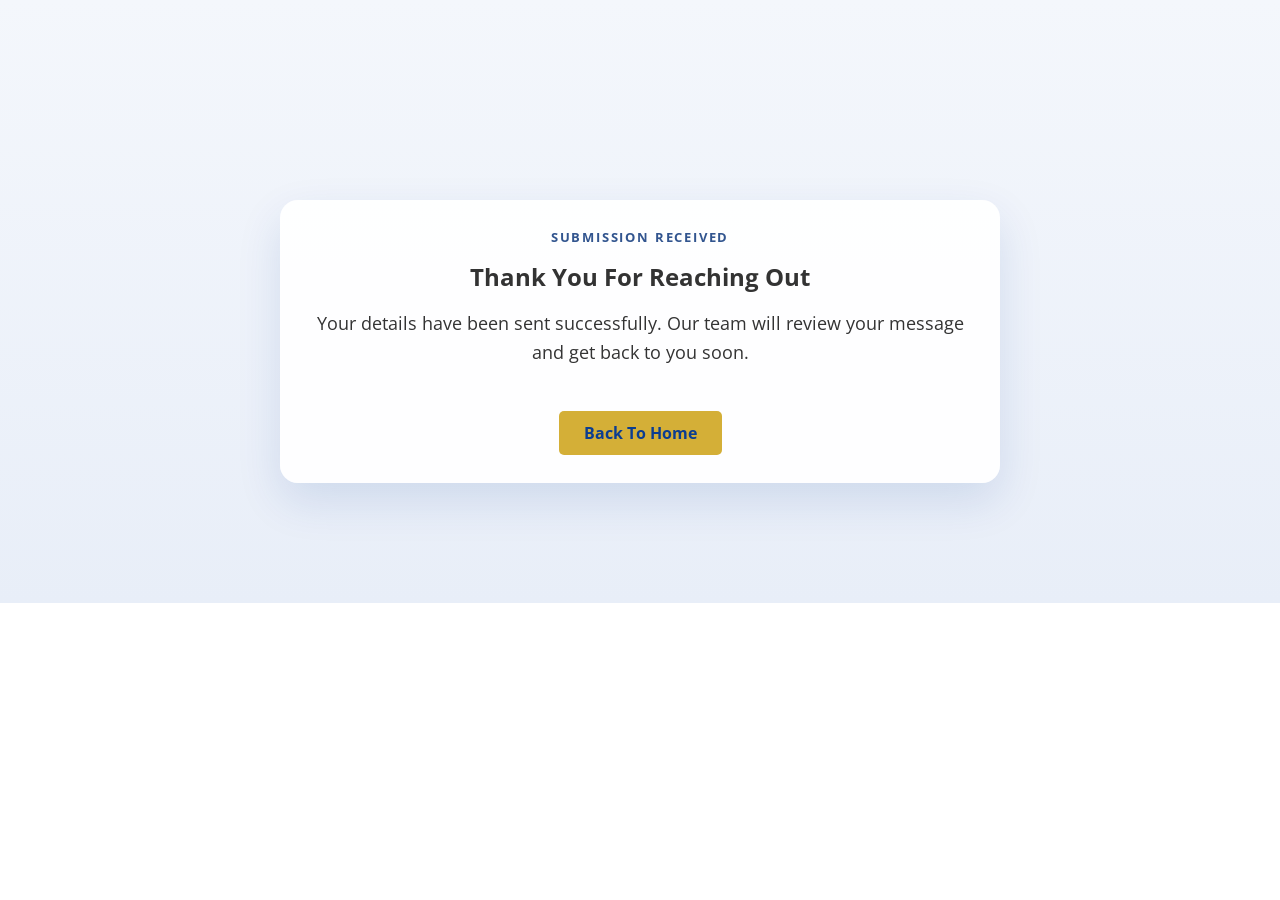
<file: thanks.html>
<!DOCTYPE html>
<html lang="en">
<head>
<meta charset="UTF-8">
<meta name="viewport" content="width=device-width, initial-scale=1.0">
<title>Thank You | ARKA AI ROBOTICS</title>
<link href="https://fonts.googleapis.com/css2?family=Open+Sans:wght@400;600&family=Poppins:wght@500;700;800&display=swap" rel="stylesheet">
<link rel="stylesheet" href="assets/css/style.css">
</head>
<body>

<section class="contact-section">
<div class="container">
<div class="contact-form" style="max-width:720px;margin:120px auto 40px;text-align:center;">
<p class="school-form-kicker">Submission Received</p>
<h2>Thank You For Reaching Out</h2>
<p class="contact-intro" style="margin:16px auto 24px;">Your details have been sent successfully. Our team will review your message and get back to you soon.</p>
<a href="index.html" class="btn btn-primary">Back To Home</a>
</div>
</div>
</section>

</body>
</html>
</file>
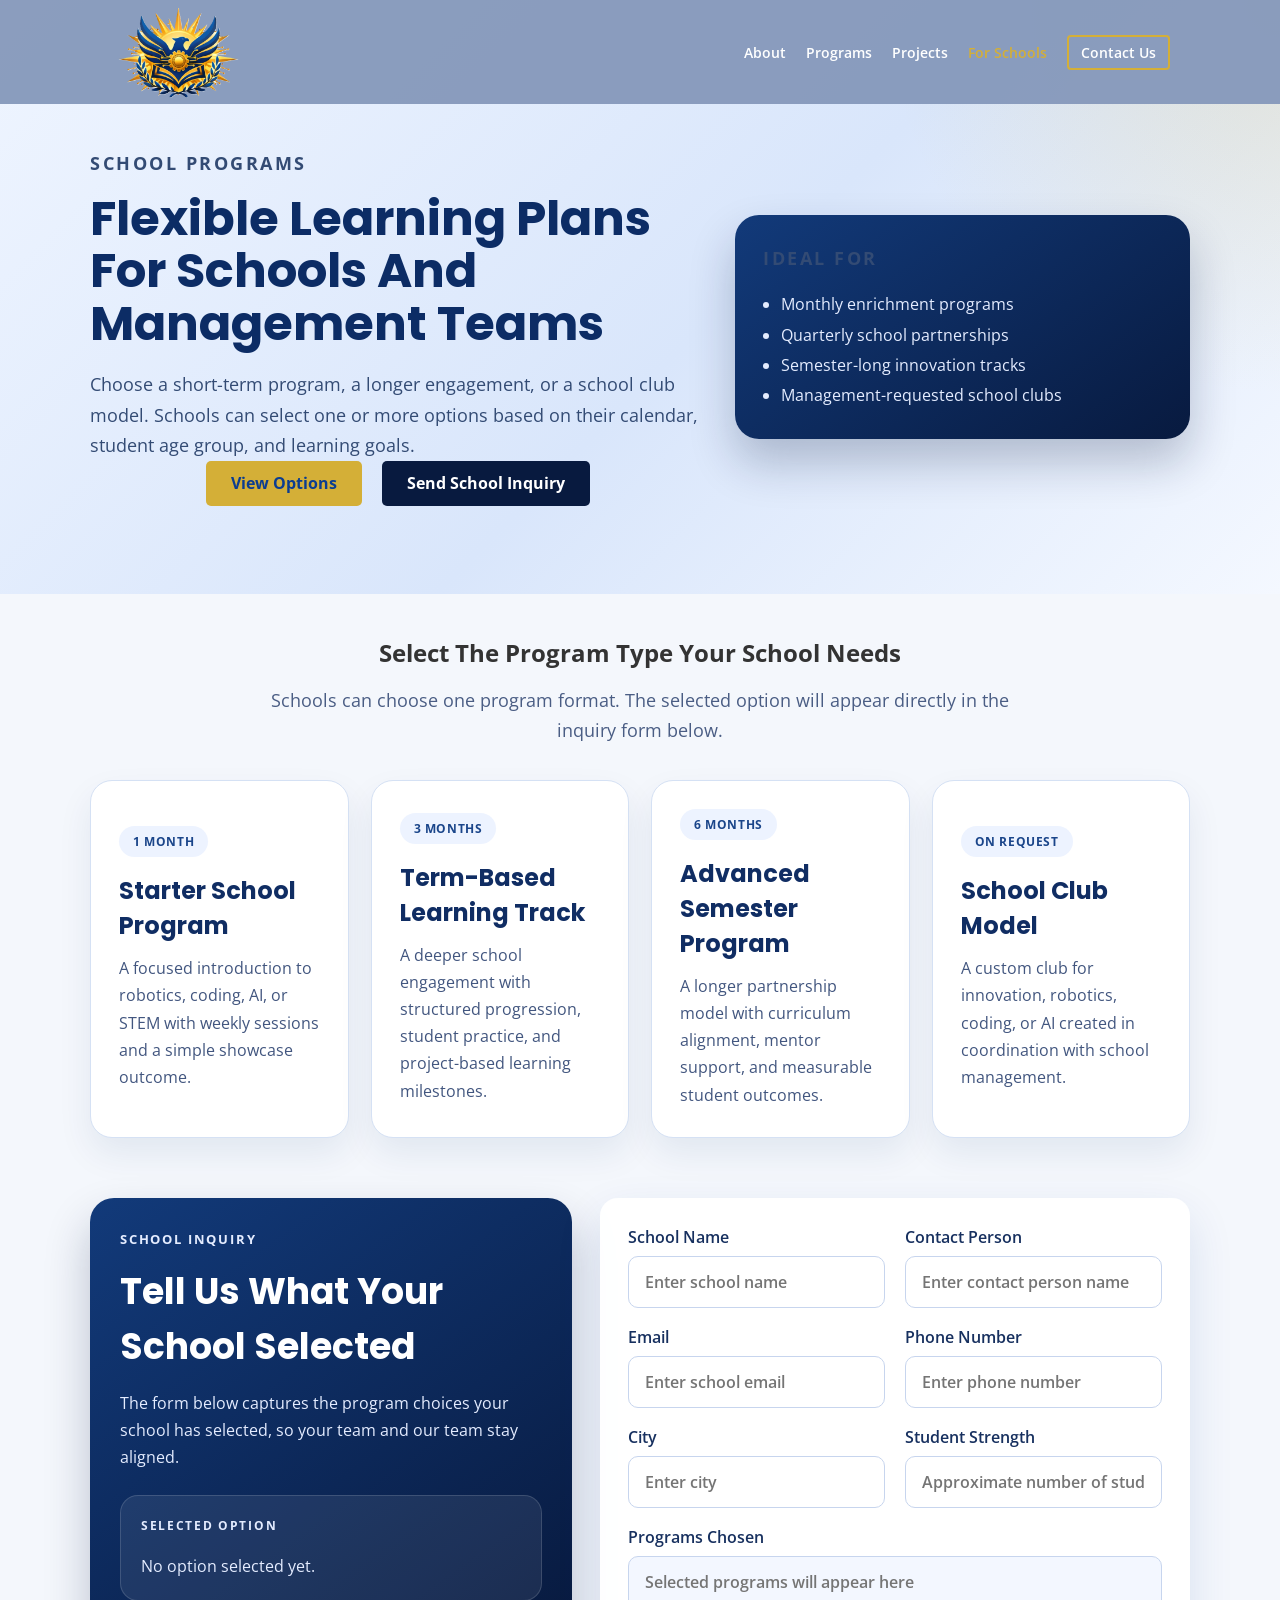
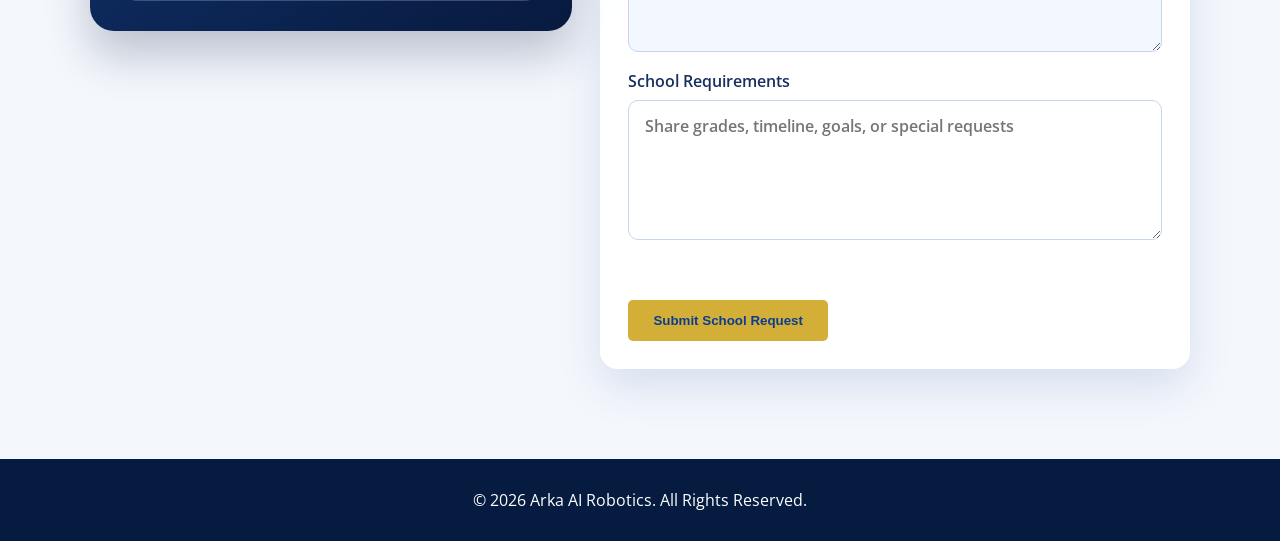
<file: pages/for-schools.html>
<!DOCTYPE html>
<html lang="en">
<head>
<meta charset="UTF-8">
<meta name="viewport" content="width=device-width, initial-scale=1.0">
<title>For Schools | ARKA AI ROBOTICS</title>

<link href="https://fonts.googleapis.com/css2?family=Open+Sans:wght@400;600&family=Poppins:wght@500;700;800&display=swap" rel="stylesheet">
<link rel="stylesheet" href="../assets/css/style.css">
<script src="../assets/js/script.js" defer></script>
</head>

<body class="schools-page">

<nav class="top-nav">
<div class="nav-container">
<div class="logo">
<a href="../index.html">
<img src="../images/nav_logo.png" alt="Arka AI Robotics Logo">
</a>
</div>
<button class="nav-toggle" type="button" aria-expanded="false" aria-controls="primary-nav" aria-label="Open menu">
<span></span>
<span></span>
<span></span>
</button>
<div class="nav-links" id="primary-nav">
<a href="../index.html#about">About</a>
<a href="../index.html#programs">Programs</a>
<a href="projects.html">Projects</a>
<a href="for-schools.html" class="is-current">For Schools</a>
<a href="../index.html#contact" class="nav-btn">Contact Us</a>
</div>
</div>
</nav>

<header class="schools-hero">
<div class="container schools-hero-shell">
<div class="schools-hero-copy">
<p class="schools-kicker">School Programs</p>
<h1>Flexible Learning Plans For Schools And Management Teams</h1>
<p>Choose a short-term program, a longer engagement, or a school club model. Schools can select one or more options based on their calendar, student age group, and learning goals.</p>
<div class="btn-group">
<a href="#school-options" class="btn btn-primary">View Options</a>
<a href="#school-inquiry" class="btn btn-dark">Send School Inquiry</a>
</div>
</div>
<div class="schools-hero-panel">
<p class="schools-panel-label">Ideal for</p>
<ul>
<li>Monthly enrichment programs</li>
<li>Quarterly school partnerships</li>
<li>Semester-long innovation tracks</li>
<li>Management-requested school clubs</li>
</ul>
</div>
</div>
</header>

<section id="school-options" class="school-options-section">
<div class="container school-options-shell">
<h2>Select The Program Type Your School Needs</h2>
<p class="school-options-intro">Schools can choose one program format. The selected option will appear directly in the inquiry form below.</p>

<div class="school-offers-grid" id="school-offers-grid">
<button class="school-offer-card" type="button" data-school-offer="1 Month Program" aria-pressed="false">
<p class="school-offer-duration">1 Month</p>
<h3>Starter School Program</h3>
<p>A focused introduction to robotics, coding, AI, or STEM with weekly sessions and a simple showcase outcome.</p>
</button>

<button class="school-offer-card" type="button" data-school-offer="3 Months Program" aria-pressed="false">
<p class="school-offer-duration">3 Months</p>
<h3>Term-Based Learning Track</h3>
<p>A deeper school engagement with structured progression, student practice, and project-based learning milestones.</p>
</button>

<button class="school-offer-card" type="button" data-school-offer="6 Months Program" aria-pressed="false">
<p class="school-offer-duration">6 Months</p>
<h3>Advanced Semester Program</h3>
<p>A longer partnership model with curriculum alignment, mentor support, and measurable student outcomes.</p>
</button>

<button class="school-offer-card" type="button" data-school-offer="School Club On Management Request" aria-pressed="false">
<p class="school-offer-duration">On Request</p>
<h3>School Club Model</h3>
<p>A custom club for innovation, robotics, coding, or AI created in coordination with school management.</p>
</button>
</div>
</div>
</section>

<section id="school-inquiry" class="school-inquiry-section">
<div class="container school-inquiry-shell">
<div class="school-inquiry-copy">
<p class="school-form-kicker">School Inquiry</p>
<h2>Tell Us What Your School Selected</h2>
<p>The form below captures the program choices your school has selected, so your team and our team stay aligned.</p>
<div class="school-selection-summary">
<p class="school-selection-label">Selected Option</p>
<p id="school-selection-summary-text">No option selected yet. Choose one plan above.</p>
</div>
</div>

<form class="contact-form school-form" id="school-program-form" action="https://formsubmit.co/prashanthnellurivolgs@gmail.com" method="post" data-success-url="../thanks.html">
<input type="hidden" name="_subject" value="New School Program Request - Arka AI Robotics">
<input type="hidden" name="_template" value="table">
<input type="text" name="_honey" tabindex="-1" autocomplete="off" style="display:none">
<input type="hidden" name="selected_school_programs" id="selected-school-programs" value="">
<div class="form-grid">
<label>
School Name
<input type="text" name="school_name" placeholder="Enter school name" required>
</label>
<label>
Contact Person
<input type="text" name="contact_person" placeholder="Enter contact person name" required>
</label>
<label>
Email
<input type="email" name="email" placeholder="Enter school email" required>
</label>
<label>
Phone Number
<input type="tel" name="phone" placeholder="Enter phone number" required>
</label>
<label>
City
<input type="text" name="city" placeholder="Enter city" required>
</label>
<label>
Student Strength
<input type="text" name="student_strength" placeholder="Approximate number of students" required>
</label>
</div>
<label class="message-field">
Programs Chosen
<textarea id="school-programs-display" rows="3" readonly placeholder="Selected programs will appear here"></textarea>
</label>
<label class="message-field">
School Requirements
<textarea name="school_requirements" rows="5" placeholder="Share grades, timeline, goals, or special requests" required></textarea>
</label>
<p class="form-status" aria-live="polite"></p>
<button type="submit" class="btn btn-primary">Submit School Request</button>
</form>
</div>
</section>

<footer class="site-footer">
<p>&copy; 2026 Arka AI Robotics. All Rights Reserved.</p>
</footer>

<nav class="bottom-nav" aria-label="Mobile navigation">
<a href="../index.html#about">About</a>
<a href="../index.html#programs">Programs</a>
<a href="projects.html">Projects</a>
<a href="for-schools.html" class="is-current">For Schools</a>
<a href="../index.html#contact">Contact</a>
</nav>

</body>
</html>
</file>
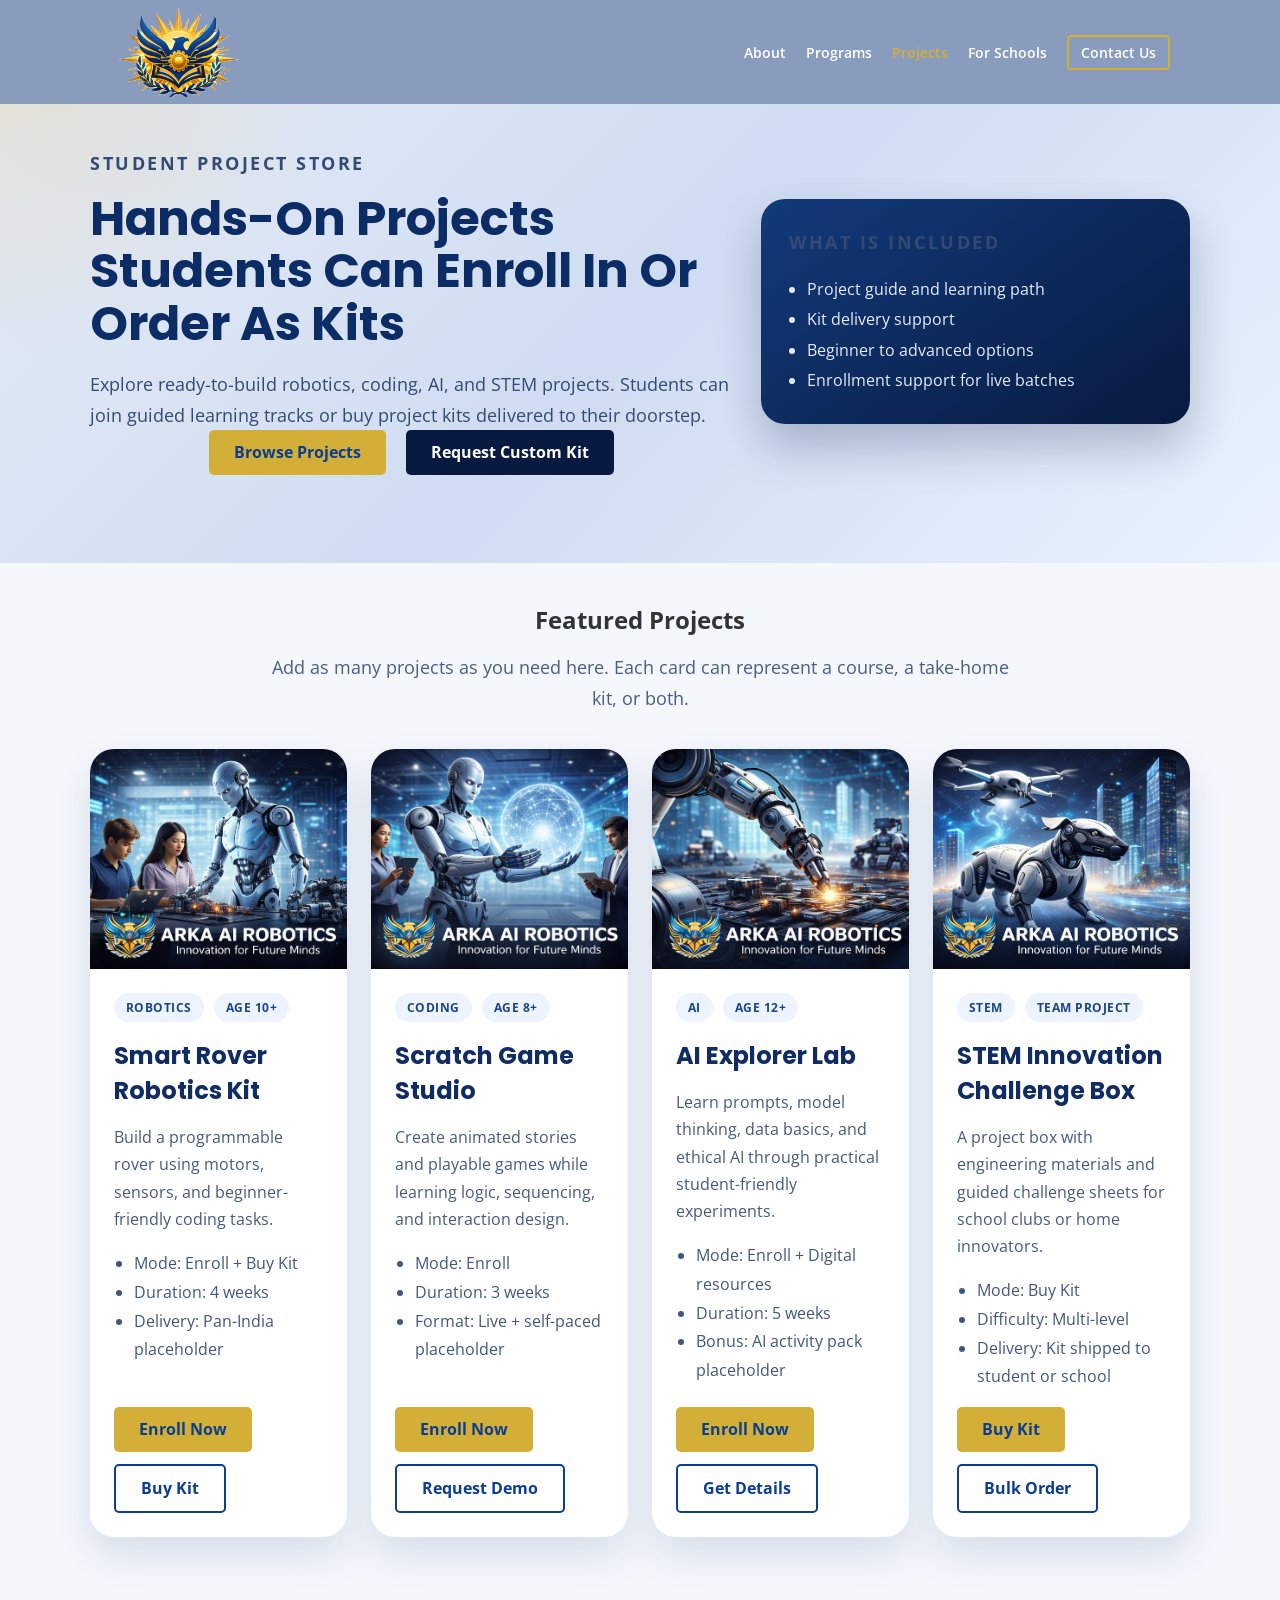
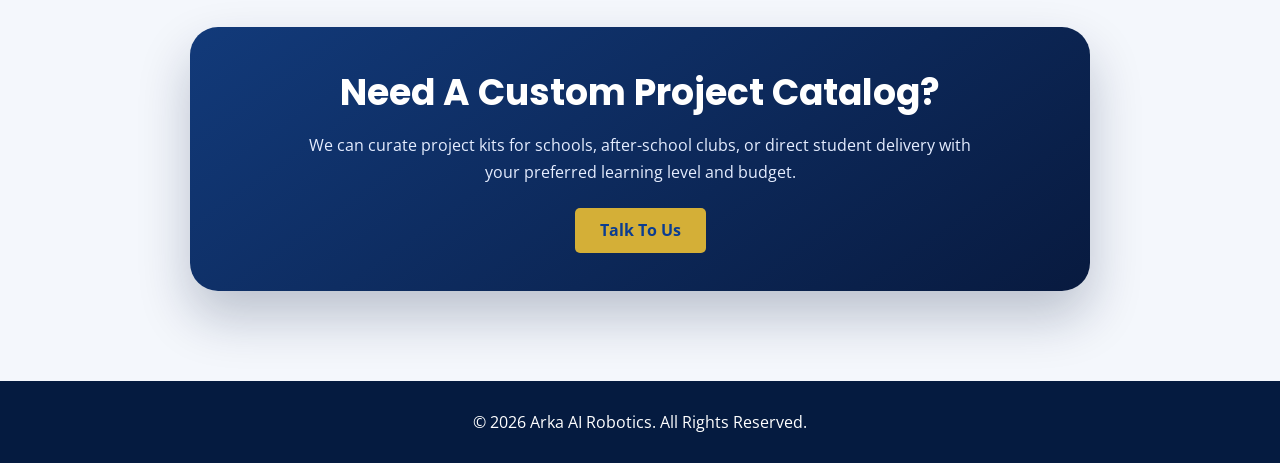
<file: pages/projects.html>
<!DOCTYPE html>
<html lang="en">
<head>
<meta charset="UTF-8">
<meta name="viewport" content="width=device-width, initial-scale=1.0">
<title>Student Projects | ARKA AI ROBOTICS</title>

<link href="https://fonts.googleapis.com/css2?family=Open+Sans:wght@400;600&family=Poppins:wght@500;700;800&display=swap" rel="stylesheet">
<link rel="stylesheet" href="../assets/css/style.css">
<script src="../assets/js/script.js" defer></script>
</head>

<body class="projects-page">

<nav class="top-nav">
<div class="nav-container">
<div class="logo">
<a href="../index.html">
<img src="../images/nav_logo.png" alt="Arka AI Robotics Logo">
</a>
</div>
<button class="nav-toggle" type="button" aria-expanded="false" aria-controls="primary-nav" aria-label="Open menu">
<span></span>
<span></span>
<span></span>
</button>
<div class="nav-links" id="primary-nav">
<a href="../index.html#about">About</a>
<a href="../index.html#programs">Programs</a>
<a href="projects.html" class="is-current">Projects</a>
<a href="for-schools.html">For Schools</a>
<a href="../index.html#contact" class="nav-btn">Contact Us</a>
</div>
</div>
</nav>

<header class="projects-hero">
<div class="container projects-hero-shell">
<div class="projects-hero-copy">
<p class="projects-kicker">Student Project Store</p>
<h1>Hands-On Projects Students Can Enroll In Or Order As Kits</h1>
<p>Explore ready-to-build robotics, coding, AI, and STEM projects. Students can join guided learning tracks or buy project kits delivered to their doorstep.</p>
<div class="btn-group">
<a href="#project-catalog" class="btn btn-primary">Browse Projects</a>
<a href="../index.html#contact" class="btn btn-dark">Request Custom Kit</a>
</div>
</div>
<div class="projects-highlight-card">
<p class="projects-highlight-label">What is included</p>
<ul>
<li>Project guide and learning path</li>
<li>Kit delivery support</li>
<li>Beginner to advanced options</li>
<li>Enrollment support for live batches</li>
</ul>
</div>
</div>
</header>

<section id="project-catalog" class="project-catalog-section">
<div class="container project-catalog-shell">
<h2>Featured Projects</h2>
<p class="catalog-intro">Add as many projects as you need here. Each card can represent a course, a take-home kit, or both.</p>

<div class="project-grid">
<article class="project-item">
<img src="../images/r1.png" alt="Smart Rover Robotics Kit">
<div class="project-item-body">
<div class="project-badges">
<span>Robotics</span>
<span>Age 10+</span>
</div>
<h3>Smart Rover Robotics Kit</h3>
<p>Build a programmable rover using motors, sensors, and beginner-friendly coding tasks.</p>
<ul>
<li>Mode: Enroll + Buy Kit</li>
<li>Duration: 4 weeks</li>
<li>Delivery: Pan-India placeholder</li>
</ul>
<div class="project-actions">
<a href="../index.html#contact" class="btn btn-primary">Enroll Now</a>
<a href="../index.html#contact" class="btn btn-outline">Buy Kit</a>
</div>
</div>
</article>

<article class="project-item">
<img src="../images/r2.png" alt="Scratch Game Studio Project">
<div class="project-item-body">
<div class="project-badges">
<span>Coding</span>
<span>Age 8+</span>
</div>
<h3>Scratch Game Studio</h3>
<p>Create animated stories and playable games while learning logic, sequencing, and interaction design.</p>
<ul>
<li>Mode: Enroll</li>
<li>Duration: 3 weeks</li>
<li>Format: Live + self-paced placeholder</li>
</ul>
<div class="project-actions">
<a href="../index.html#contact" class="btn btn-primary">Enroll Now</a>
<a href="../index.html#contact" class="btn btn-outline">Request Demo</a>
</div>
</div>
</article>

<article class="project-item">
<img src="../images/r3.png" alt="AI Explorer Lab project">
<div class="project-item-body">
<div class="project-badges">
<span>AI</span>
<span>Age 12+</span>
</div>
<h3>AI Explorer Lab</h3>
<p>Learn prompts, model thinking, data basics, and ethical AI through practical student-friendly experiments.</p>
<ul>
<li>Mode: Enroll + Digital resources</li>
<li>Duration: 5 weeks</li>
<li>Bonus: AI activity pack placeholder</li>
</ul>
<div class="project-actions">
<a href="../index.html#contact" class="btn btn-primary">Enroll Now</a>
<a href="../index.html#contact" class="btn btn-outline">Get Details</a>
</div>
</div>
</article>

<article class="project-item">
<img src="../images/r4.png" alt="STEM Innovation Challenge kit">
<div class="project-item-body">
<div class="project-badges">
<span>STEM</span>
<span>Team Project</span>
</div>
<h3>STEM Innovation Challenge Box</h3>
<p>A project box with engineering materials and guided challenge sheets for school clubs or home innovators.</p>
<ul>
<li>Mode: Buy Kit</li>
<li>Difficulty: Multi-level</li>
<li>Delivery: Kit shipped to student or school</li>
</ul>
<div class="project-actions">
<a href="../index.html#contact" class="btn btn-primary">Buy Kit</a>
<a href="../index.html#contact" class="btn btn-outline">Bulk Order</a>
</div>
</div>
</article>
</div>
</div>
</section>

<section class="projects-cta-section">
<div class="container projects-cta-shell">
<h2>Need A Custom Project Catalog?</h2>
<p>We can curate project kits for schools, after-school clubs, or direct student delivery with your preferred learning level and budget.</p>
<a href="../index.html#contact" class="btn btn-primary">Talk To Us</a>
</div>
</section>

<footer class="site-footer">
<p>&copy; 2026 Arka AI Robotics. All Rights Reserved.</p>
</footer>

<nav class="bottom-nav" aria-label="Mobile navigation">
<a href="../index.html#about">About</a>
<a href="../index.html#programs">Programs</a>
<a href="projects.html" class="is-current">Projects</a>
<a href="for-schools.html">For Schools</a>
<a href="../index.html#contact">Contact</a>
</nav>

</body>
</html>
</file>
<file: assets/css/style.css>
:root{
--primary-blue:#0B3D91;
--primary-gold:#D4AF37;
--text-light:#ffffff;
--text-dark:#333;
}

/* Reset */
*{
margin:0;
padding:0;
box-sizing:border-box;
}

body{
font-family:'Open Sans',sans-serif;
color:var(--text-dark);
}

/* Navigation */
.top-nav{
position:fixed;
top:0;
width:100%;
background:rgba(133, 152, 187, 0.95);
padding:6px 0;
z-index:1000;
}

.nav-container{
max-width:1100px;
margin:auto;
display:flex;
justify-content:space-between;
align-items:center;
padding:0 20px;
min-height:84px;
}

.logo{
color:var(--primary-gold);
flex-shrink:0;
}

.logo img{
display:block;
height:92px;
width:auto;
max-width:260px;
}

.nav-links{
display:flex;
align-items:center;
flex-wrap:wrap;
justify-content:flex-end;
gap:20px;
}

.nav-toggle{
display:none;
width:48px;
height:48px;
border:1px solid rgba(255, 255, 255, 0.24);
border-radius:14px;
background:rgba(255, 255, 255, 0.08);
align-items:center;
justify-content:center;
flex-direction:column;
gap:5px;
cursor:pointer;
}

.nav-toggle span{
display:block;
width:18px;
height:2px;
border-radius:999px;
background:#fff;
transition:transform 0.25s ease, opacity 0.25s ease;
}

.top-nav.menu-open .nav-toggle span:nth-child(1){
transform:translateY(7px) rotate(45deg);
}

.top-nav.menu-open .nav-toggle span:nth-child(2){
opacity:0;
}

.top-nav.menu-open .nav-toggle span:nth-child(3){
transform:translateY(-7px) rotate(-45deg);
}

.nav-links a{
color:white;
text-decoration:none;
font-weight:600;
font-size:14px;
}

.nav-links a:hover{
color:var(--primary-gold);
}

.nav-links a.is-current{
color:var(--primary-gold);
}

.nav-btn{
border:2px solid var(--primary-gold);
padding:6px 12px;
border-radius:4px;
}

.bottom-nav{
display:none;
}

/* Hero */
.hero{
height:100vh;
position:relative;
overflow:hidden;
display:flex;
align-items:center;
justify-content:center;
text-align:center;
color:white;
padding:140px 20px 40px;
}

.hero-background{
position:absolute;
inset:0;
z-index:0;
background:#13264a;
}

.hero-slide{
position:absolute;
inset:0;
background-position:center;
background-repeat:no-repeat;
background-size:cover;
opacity:0;
transform:scale(1.04);
animation:heroSlideshow 24s infinite;
}

.hero-slide-1{
background-image:
linear-gradient(rgba(11, 25, 52, 0.55), rgba(11, 25, 52, 0.55)),
url("../../images/r1.png");
}

.hero-slide-2{
background-image:
linear-gradient(rgba(11, 25, 52, 0.55), rgba(11, 25, 52, 0.55)),
url("../../images/r2.png");
animation-delay:6s;
}

.hero-slide-3{
background-image:
linear-gradient(rgba(11, 25, 52, 0.55), rgba(11, 25, 52, 0.55)),
url("../../images/r3.png");
animation-delay:12s;
}

.hero-slide-4{
background-image:
linear-gradient(rgba(11, 25, 52, 0.55), rgba(11, 25, 52, 0.55)),
url("../../images/r4.png");
animation-delay:18s;
}

.hero::after{
content:"";
position:absolute;
inset:0;
background:linear-gradient(180deg, rgba(7, 18, 39, 0.2), rgba(7, 18, 39, 0.55));
z-index:1;
}

.hero-content{
position:relative;
z-index:2;
text-align:center;
max-width:800px;
margin:auto;
padding:0 20px;
}

.hero-logo{
display:block;
width:min(100%, 360px);
height:auto;
max-height:220px;
margin:0 auto 20px;
}


.hero h1{
font-size:48px;
margin-bottom:10px;
}

.hero h2{
color:var(--primary-gold);
margin-bottom:20px;
}

.hero p{
font-size:18px;
line-height:1.6;
margin-bottom:30px;
}

@keyframes heroSlideshow{
0%{
opacity:0;
transform:scale(1.04);
}
8%{
opacity:1;
}
28%{
opacity:1;
transform:scale(1);
}
36%{
opacity:0;
}
100%{
opacity:0;
transform:scale(1.04);
}
}

/* Buttons */
.btn-group{
display:flex;
justify-content:center;
gap:20px;
flex-wrap:wrap;
}

.btn-primary{
background:var(--primary-gold);
color:var(--primary-blue);
padding:12px 25px;
text-decoration:none;
border-radius:5px;
font-weight:bold;
display:inline-flex;
align-items:center;
justify-content:center;
text-align:center;
line-height:1.3;
}

.btn-secondary{
border:2px solid white;
color:white;
padding:12px 25px;
text-decoration:none;
border-radius:5px;
display:inline-flex;
align-items:center;
justify-content:center;
text-align:center;
line-height:1.3;
}

.btn-dark{
background:#081a3f;
color:white;
padding:12px 25px;
text-decoration:none;
border-radius:5px;
font-weight:bold;
display:inline-flex;
align-items:center;
justify-content:center;
text-align:center;
line-height:1.3;
}

.btn-outline{
border:2px solid var(--primary-blue);
color:var(--primary-blue);
padding:12px 25px;
text-decoration:none;
border-radius:5px;
font-weight:bold;
background:transparent;
display:inline-flex;
align-items:center;
justify-content:center;
text-align:center;
line-height:1.3;
}

/* Sections */
section{
padding:80px 20px;
text-align:center;
}

.container{
max-width:900px;
margin:auto;
}

/* Programs */
.programs-section{
background:
radial-gradient(circle at top left, rgba(212, 175, 55, 0.12), transparent 28%),
linear-gradient(180deg, #f7faff, #edf3fb);
}

.programs-shell{
max-width:1100px;
}

.programs-grid{
	display:grid;
	grid-template-columns:repeat(auto-fit,minmax(250px,1fr));
	gap:20px;
	margin:32px auto 0;
	align-items:stretch;
}

.program-item{
	display:flex;
	flex-direction:column;
	height:100%;
}

.program-card{
	border:1px solid #d5e1f4;
	padding:30px;
border-radius:18px;
transition:0.3s;
background:rgba(255, 255, 255, 0.95);
text-align:left;
cursor:pointer;
	box-shadow:0 16px 34px rgba(10, 47, 107, 0.08);
	font:inherit;
	color:inherit;
	display:flex;
	flex-direction:column;
	gap:14px;
	width:100%;
	min-height:280px;
	height:100%;
}

.program-card:hover,
.program-card.is-active{
transform:translateY(-5px);
box-shadow:0 20px 40px rgba(10, 47, 107, 0.16);
border-color:rgba(11, 61, 145, 0.35);
}

.program-card.is-active{
background:linear-gradient(180deg, rgba(255, 255, 255, 0.98), rgba(237, 244, 255, 0.98));
}

.program-icon{
	font-size:34px;
	margin-bottom:8px;
}

.program-card h3{
	font-family:'Poppins',sans-serif;
	font-size:24px;
	margin-bottom:0;
	color:#102d63;
	line-height:1.25;
	min-height:60px;
}

.program-card p{
	line-height:1.6;
	color:#42567f;
	margin-top:auto;
}

.program-detail{
	display:none;
	grid-template-columns:minmax(0, 1.2fr) minmax(280px, 0.8fr);
	gap:20px;
	align-items:stretch;
	padding:24px;
	margin-top:28px;
	border-radius:26px;
	background:linear-gradient(140deg, #123a7a, #081a3f);
	color:white;
	box-shadow:0 28px 56px rgba(8, 26, 63, 0.3);
}

.program-detail-copy{
	text-align:left;
	padding:8px 4px;
}

.program-detail-kicker{
letter-spacing:0.14em;
text-transform:uppercase;
font-size:12px;
font-weight:700;
color:#cddaf5;
margin-bottom:14px;
}

.program-detail h3{
font-family:'Poppins',sans-serif;
font-size:34px;
margin-bottom:16px;
}

.program-detail-copy > p:last-of-type{
line-height:1.7;
font-size:18px;
color:#eef4ff;
}

.program-detail-points{
	margin-top:22px;
	padding-left:20px;
	line-height:1.8;
	color:#dce7fb;
}

.program-detail-points li + li{
	margin-top:8px;
}

.program-detail-media{
display:grid;
gap:18px;
}

.program-media-card{
background:rgba(255, 255, 255, 0.08);
border:1px solid rgba(255, 255, 255, 0.12);
border-radius:20px;
padding:18px;
text-align:left;
backdrop-filter:blur(10px);
}

.program-media-label{
font-size:13px;
font-weight:700;
letter-spacing:0.08em;
text-transform:uppercase;
color:#d8e4ff;
margin-bottom:12px;
}

.program-media-card img{
width:100%;
height:220px;
object-fit:cover;
border-radius:14px;
display:block;
}

.program-video-placeholder{
min-height:180px;
border-radius:14px;
display:flex;
align-items:center;
justify-content:center;
padding:20px;
text-align:center;
line-height:1.6;
color:#dfe7f7;
background:
linear-gradient(135deg, rgba(212, 175, 55, 0.22), rgba(255, 255, 255, 0.05)),
rgba(6, 15, 36, 0.45);
}

.contact-section{
background:linear-gradient(180deg, #f4f7fc, #e8eef8);
}

.contact-intro{
max-width:700px;
margin:16px auto 32px;
font-size:18px;
line-height:1.6;
}

.contact-layout{
display:grid;
grid-template-columns:minmax(240px, 320px) minmax(0, 1fr);
gap:32px;
align-items:start;
text-align:left;
}

.contact-details,
.contact-form{
background:rgba(255, 255, 255, 0.96);
border-radius:18px;
padding:28px;
box-shadow:0 18px 45px rgba(11, 61, 145, 0.12);
}

.contact-details h3,
.contact-form h3{
font-family:'Poppins',sans-serif;
margin-bottom:16px;
}

.contact-details p{
margin-bottom:14px;
line-height:1.6;
}

.contact-details a{
color:var(--primary-blue);
text-decoration:none;
font-weight:600;
}

.form-grid{
display:grid;
grid-template-columns:repeat(2, minmax(0, 1fr));
gap:18px 20px;
}

.contact-form label{
display:flex;
flex-direction:column;
gap:8px;
font-weight:600;
color:#17305f;
}

.contact-form input,
.contact-form textarea{
width:100%;
border:1px solid #c7d5ee;
border-radius:10px;
padding:14px 16px;
font:inherit;
color:var(--text-dark);
background:#fff;
}

.contact-form input:focus,
.contact-form textarea:focus{
outline:none;
border-color:var(--primary-blue);
box-shadow:0 0 0 3px rgba(11, 61, 145, 0.12);
}

.message-field{
margin-top:18px;
}

.contact-form .btn{
margin-top:20px;
border:none;
cursor:pointer;
}

.contact-form .btn:disabled{
opacity:0.7;
cursor:wait;
}

.form-status{
margin-top:16px;
font-weight:600;
color:#1c4d99;
min-height:24px;
}

.form-status.is-error{
color:#b42318;
}

.projects-page{
background:#f4f7fc;
}

.projects-hero{
padding:148px 20px 88px;
background:
radial-gradient(circle at top left, rgba(212, 175, 55, 0.22), transparent 26%),
linear-gradient(135deg, #e8eef8, #cfdcf1 52%, #eaf2ff);
}

.projects-hero-shell{
max-width:1100px;
display:grid;
grid-template-columns:minmax(0, 1.2fr) minmax(260px, 0.8fr);
gap:28px;
align-items:center;
}

.projects-hero-copy{
text-align:left;
}

.projects-kicker{
font-size:13px;
letter-spacing:0.14em;
text-transform:uppercase;
font-weight:700;
color:#32558f;
margin-bottom:14px;
}

.projects-hero h1{
font-family:'Poppins',sans-serif;
font-size:48px;
line-height:1.1;
color:#0c2c65;
margin-bottom:18px;
}

.projects-hero p{
font-size:18px;
line-height:1.7;
max-width:680px;
color:#334b74;
}

.projects-highlight-card{
padding:28px;
border-radius:24px;
background:linear-gradient(145deg, #123a7a, #081a3f);
box-shadow:0 24px 46px rgba(8, 26, 63, 0.24);
color:white;
text-align:left;
}

.projects-highlight-label{
font-size:12px;
letter-spacing:0.14em;
text-transform:uppercase;
font-weight:700;
color:#d4e0fb;
margin-bottom:16px;
}

.projects-highlight-card ul{
padding-left:18px;
line-height:1.9;
color:#e4ecff;
}

.project-catalog-section{
padding:40px 20px 90px;
}

.project-catalog-shell{
max-width:1100px;
}

.catalog-intro{
max-width:760px;
margin:16px auto 36px;
font-size:18px;
line-height:1.7;
color:#4a5d84;
}

.project-grid{
display:grid;
grid-template-columns:repeat(auto-fit, minmax(250px, 1fr));
gap:24px;
}

.project-item{
background:white;
border-radius:24px;
overflow:hidden;
box-shadow:0 18px 42px rgba(10, 47, 107, 0.12);
display:flex;
flex-direction:column;
text-align:left;
}

.project-item img{
width:100%;
height:220px;
object-fit:cover;
display:block;
}

.project-item-body{
padding:24px;
display:flex;
flex-direction:column;
gap:16px;
flex:1;
}

.project-badges{
display:flex;
flex-wrap:wrap;
gap:10px;
}

.project-badges span{
display:inline-flex;
align-items:center;
padding:6px 12px;
border-radius:999px;
background:#edf3ff;
color:#1a458a;
font-size:12px;
font-weight:700;
letter-spacing:0.04em;
text-transform:uppercase;
}

.project-item h3{
font-family:'Poppins',sans-serif;
font-size:24px;
color:#102d63;
}

.project-item p{
line-height:1.7;
color:#46597f;
}

.project-item ul{
padding-left:20px;
line-height:1.8;
color:#42567f;
}

.project-actions{
display:flex;
flex-wrap:wrap;
gap:12px;
margin-top:auto;
}

.projects-cta-section{
padding:0 20px 90px;
}

.projects-cta-shell{
max-width:900px;
padding:38px;
border-radius:28px;
background:linear-gradient(145deg, #123a7a, #081a3f);
color:white;
box-shadow:0 26px 52px rgba(8, 26, 63, 0.24);
}

.projects-cta-shell h2{
font-family:'Poppins',sans-serif;
font-size:36px;
margin-bottom:12px;
}

.projects-cta-shell p{
max-width:680px;
margin:0 auto 22px;
line-height:1.7;
color:#e5edff;
}

.schools-page{
background:#f4f7fc;
}

.schools-hero{
padding:148px 20px 88px;
background:
radial-gradient(circle at top right, rgba(212, 175, 55, 0.18), transparent 28%),
linear-gradient(135deg, #eff5ff, #d9e6fb 55%, #f4f8ff);
}

.schools-hero-shell{
max-width:1100px;
display:grid;
grid-template-columns:minmax(0, 1.15fr) minmax(260px, 0.85fr);
gap:30px;
align-items:center;
}

.schools-hero-copy{
text-align:left;
}

.schools-kicker,
.school-form-kicker{
font-size:13px;
letter-spacing:0.14em;
text-transform:uppercase;
font-weight:700;
color:#32558f;
margin-bottom:14px;
}

.schools-hero h1{
font-family:'Poppins',sans-serif;
font-size:48px;
line-height:1.1;
color:#0c2c65;
margin-bottom:18px;
}

.schools-hero p{
font-size:18px;
line-height:1.7;
max-width:680px;
color:#334b74;
}

.schools-hero-panel{
padding:28px;
border-radius:24px;
background:linear-gradient(145deg, #123a7a, #081a3f);
box-shadow:0 24px 46px rgba(8, 26, 63, 0.24);
color:white;
text-align:left;
}

.schools-panel-label,
.school-selection-label{
font-size:12px;
letter-spacing:0.14em;
text-transform:uppercase;
font-weight:700;
color:#d4e0fb;
margin-bottom:16px;
}

.schools-hero-panel ul{
padding-left:18px;
line-height:1.9;
color:#e4ecff;
}

.school-options-section{
padding:42px 20px 40px;
}

.school-options-shell{
max-width:1100px;
}

.school-options-intro{
max-width:760px;
margin:16px auto 34px;
font-size:18px;
line-height:1.7;
color:#4a5d84;
}

.school-offers-grid{
display:grid;
grid-template-columns:repeat(auto-fit, minmax(240px, 1fr));
gap:22px;
}

.school-offer-card{
background:white;
border:1px solid #d5e1f4;
border-radius:22px;
padding:28px;
text-align:left;
cursor:pointer;
box-shadow:0 16px 34px rgba(10, 47, 107, 0.08);
transition:0.3s;
font:inherit;
color:inherit;
}

.school-offer-card:hover,
.school-offer-card.is-selected{
transform:translateY(-5px);
box-shadow:0 22px 42px rgba(10, 47, 107, 0.16);
border-color:rgba(11, 61, 145, 0.35);
}

.school-offer-card.is-selected{
background:linear-gradient(180deg, #ffffff, #eef4ff);
}

.school-offer-duration{
display:inline-flex;
align-items:center;
padding:7px 14px;
border-radius:999px;
background:#edf3ff;
color:#1a458a;
font-size:12px;
font-weight:700;
letter-spacing:0.05em;
text-transform:uppercase;
margin-bottom:16px;
}

.school-offer-card h3{
font-family:'Poppins',sans-serif;
font-size:24px;
margin-bottom:12px;
color:#102d63;
}

.school-offer-card p:last-child{
line-height:1.7;
color:#42567f;
}

.school-inquiry-section{
padding:20px 20px 90px;
}

.school-inquiry-shell{
max-width:1100px;
display:grid;
grid-template-columns:minmax(280px, 0.9fr) minmax(0, 1.1fr);
gap:28px;
align-items:start;
}

.school-inquiry-copy{
padding:30px;
border-radius:24px;
background:linear-gradient(145deg, #123a7a, #081a3f);
color:white;
text-align:left;
box-shadow:0 24px 46px rgba(8, 26, 63, 0.24);
}

.school-inquiry-copy h2{
font-family:'Poppins',sans-serif;
font-size:36px;
margin-bottom:16px;
}

.school-inquiry-copy p{
line-height:1.7;
color:#e4ecff;
}

.school-selection-summary{
margin-top:24px;
padding:20px;
border-radius:18px;
background:rgba(255, 255, 255, 0.08);
border:1px solid rgba(255, 255, 255, 0.14);
}

.school-form{
text-align:left;
}

.school-form textarea[readonly]{
background:#f3f7ff;
color:#17305f;
font-weight:600;
}

/* Footer */
.site-footer{
background:#051b40;
color:white;
text-align:center;
padding:30px;
}

/* Mobile */
@media(max-width:768px){

body{
padding-bottom:0;
}

.nav-links{
display:none;
position:absolute;
top:calc(100% + 12px);
left:12px;
right:12px;
padding:16px;
border-radius:22px;
background:rgba(5, 27, 64, 0.96);
box-shadow:0 22px 40px rgba(5, 27, 64, 0.28);
backdrop-filter:blur(12px);
flex-direction:column;
align-items:stretch;
gap:10px;
}

.top-nav.menu-open .nav-links{
display:flex;
}

.top-nav{
padding:4px 0;
}

.nav-container{
min-height:72px;
position:relative;
}

.nav-toggle{
display:inline-flex;
}

.nav-links a{
display:block;
padding:12px 14px;
border-radius:14px;
background:rgba(255, 255, 255, 0.06);
}

.nav-links a.nav-btn{
border:2px solid var(--primary-gold);
background:transparent;
}

.bottom-nav{
display:none;
}

.hero h1{
font-size:32px;
}

.hero .btn-group{
gap:12px;
flex-direction:column;
align-items:center;
}

.hero .btn-group .btn-primary,
.hero .btn-group .btn-secondary{
width:min(100%, 320px);
padding:12px 16px;
font-size:14px;
white-space:normal;
display:block;
line-height:1.4;
word-break:break-word;
}

	.projects-hero-shell,
	.schools-hero-shell,
	.school-inquiry-shell,
	.program-detail,
	.contact-layout,
	.form-grid{
	grid-template-columns:1fr;
	}

.projects-hero{
padding-top:136px;
}

.projects-hero h1{
font-size:36px;
}

.schools-hero{
padding-top:136px;
}

.schools-hero h1{
font-size:36px;
}

.project-actions{
flex-direction:column;
}

.project-actions .btn,
.project-actions .btn-outline{
text-align:center;
}

.program-detail{
grid-template-columns:1fr;
padding:24px;
}

.logo img{
height:64px;
width:auto;
}

.hero-logo{
height:213px;
width:auto;
display:block;
margin:0 auto 20px;
}

.site-footer{
padding-bottom:40px;
}

}
</file>
